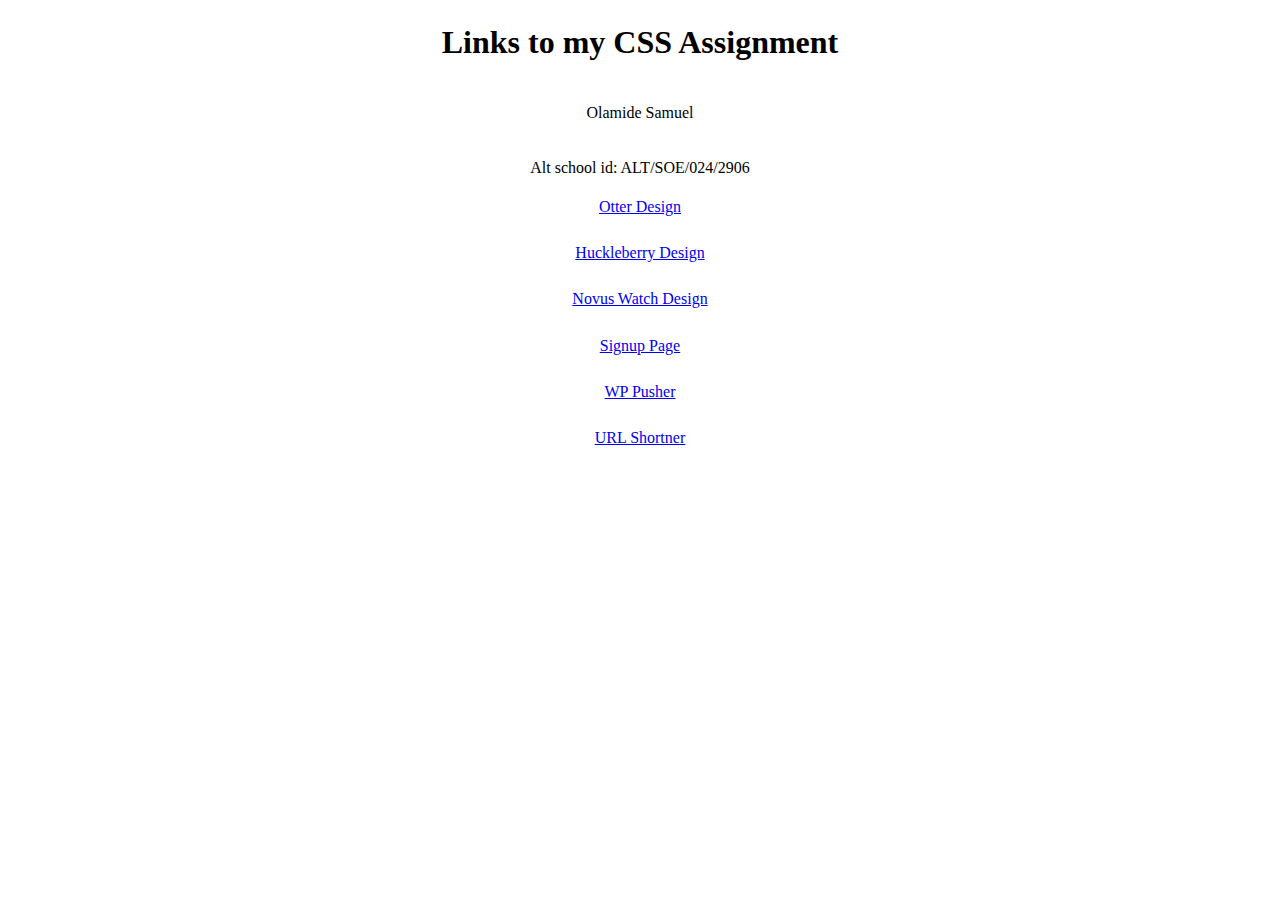
<file: index.html>
<!DOCTYPE html>
<html lang="en">
<head>
    <meta charset="UTF-8">
    <meta name="viewport" content="width=device-width, initial-scale=1.0">
    <title>My CSS Assignments</title>

    <style>
         body {
            margin: 0;
            min-height: 50vh; 
            display: grid;
            place-items: center;
            font-family: "Josefin Sans", serif;
            /* padding: 1rem; */
        }
    </style>
</head>

<h1>  Links to my CSS Assignment </h1>
<p  > Olamide Samuel</p>
<p> Alt school id:  ALT/SOE/024/2906 </p>
<body  >
    <a href="./otter.html">Otter Design</a><br/>
    <a href="./Huckleberry.html">Huckleberry Design</a><br/>
    <a href="./Novus.html">Novus Watch Design</a><br/>
    <a href="./Signup.html"> Signup Page</a><br/>
    <a href="./sample.html">WP Pusher</a><br/>
    <a href="./Scissors.html"> URL Shortner</a>
    
    


</body>
</html>
</file>
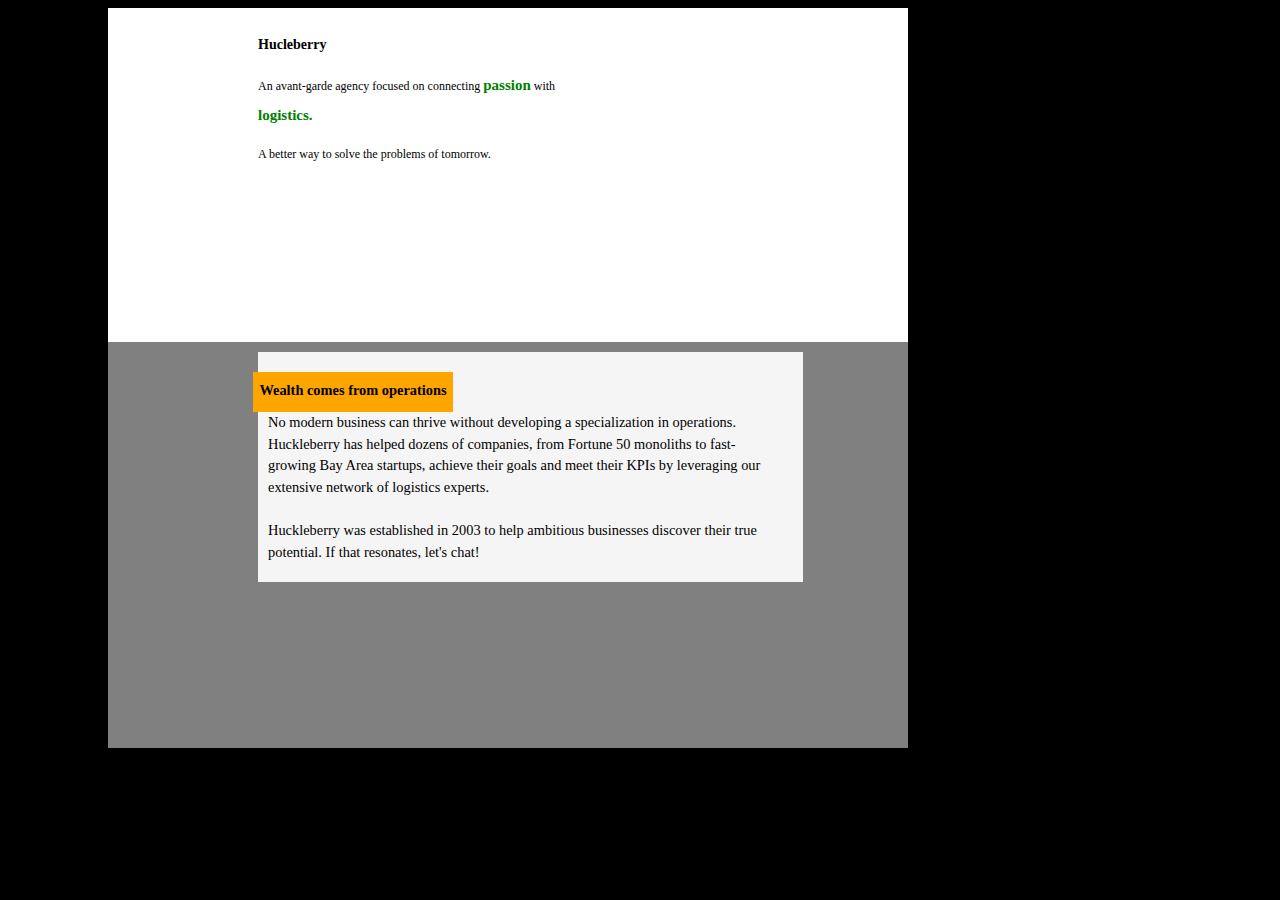
<file: Huckleberry.html>
<!DOCTYPE html>
<html lang="en">
<head>
    <meta charset="UTF-8">
    <meta name="viewport" content="width=device-width, initial-scale=1.0">
    <title>Huckleberry Design</title>
      <link href="./Huckleberry.css" rel="stylesheet">


</head>
<body>
    <div class="card" >
        <div class="card-body1">
            <h3>Hucleberry</h3>
            <p>
                An avant-garde agency focused on connecting <span>passion</span> with <span>logistics.</span></p>
              
                <p>A better way to solve the problems of tomorrow.</p>
        </div>
        
        <div class="card-body2">
          <div class="card-title">Wealth comes from operations</div>
            <div class="card-text">No modern business can thrive without developing a specialization in operations. 
                Huckleberry has helped dozens of companies, from Fortune 50 monoliths to 
                fast-growing Bay Area startups, achieve their goals and meet their KPIs by leveraging our 
                extensive network of logistics experts.
                <br>
                <br>
                Huckleberry was established in 2003 to help ambitious businesses discover their true 
                potential. If that resonates, let's chat!
            </div>
          </div>
        </div>
</body>
</html>
</file>
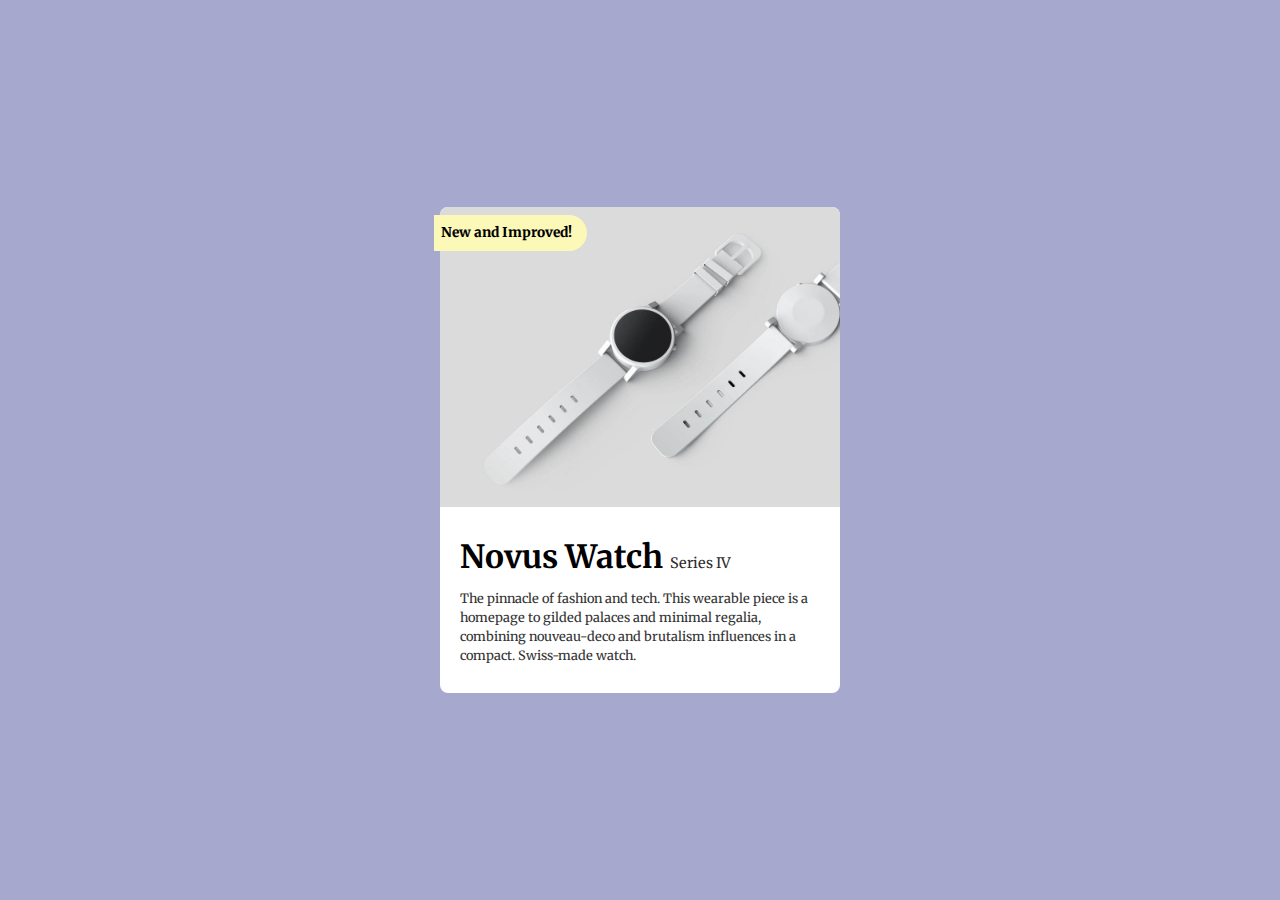
<file: Novus.html>
<!DOCTYPE html>
<html lang="en">

<head>
    <meta charset="UTF-8">
    <meta name="viewport" content="width=device-width, initial-scale=1.0">
    <title>Novus Watch</title>
    <link
        href="https://fonts.googleapis.com/css2?family=Merriweather:ital,wght@0,300;0,400;0,700;0,900;1,300;1,400;1,700;1,900&display=swap"
        rel="stylesheet">
    <link rel="stylesheet" href="./novus.css">
</head>

<body>
    <div class="watch-card">
        <div class="watch-card__content">

            <header class="banner">
                New and Improved!
            </header>

            <img
            src="./Novus.jpeg"
            alt="Novus Watch Series IV"
            class="watch-card__image"
            loading="lazy"
        >

            <article class="watch-card__article">
                <h1>Novus Watch <span class="watch-card__title-small">Series IV</span></h1>
                <p class="watch-card__description">
                    The pinnacle of fashion and tech. This wearable piece is a homepage to gilded palaces and minimal
                    regalia, combining nouveau-deco and brutalism influences in a compact. Swiss-made watch.
                </p>

            </article>
        </div>
    </div>
</body>

</html>
</file>
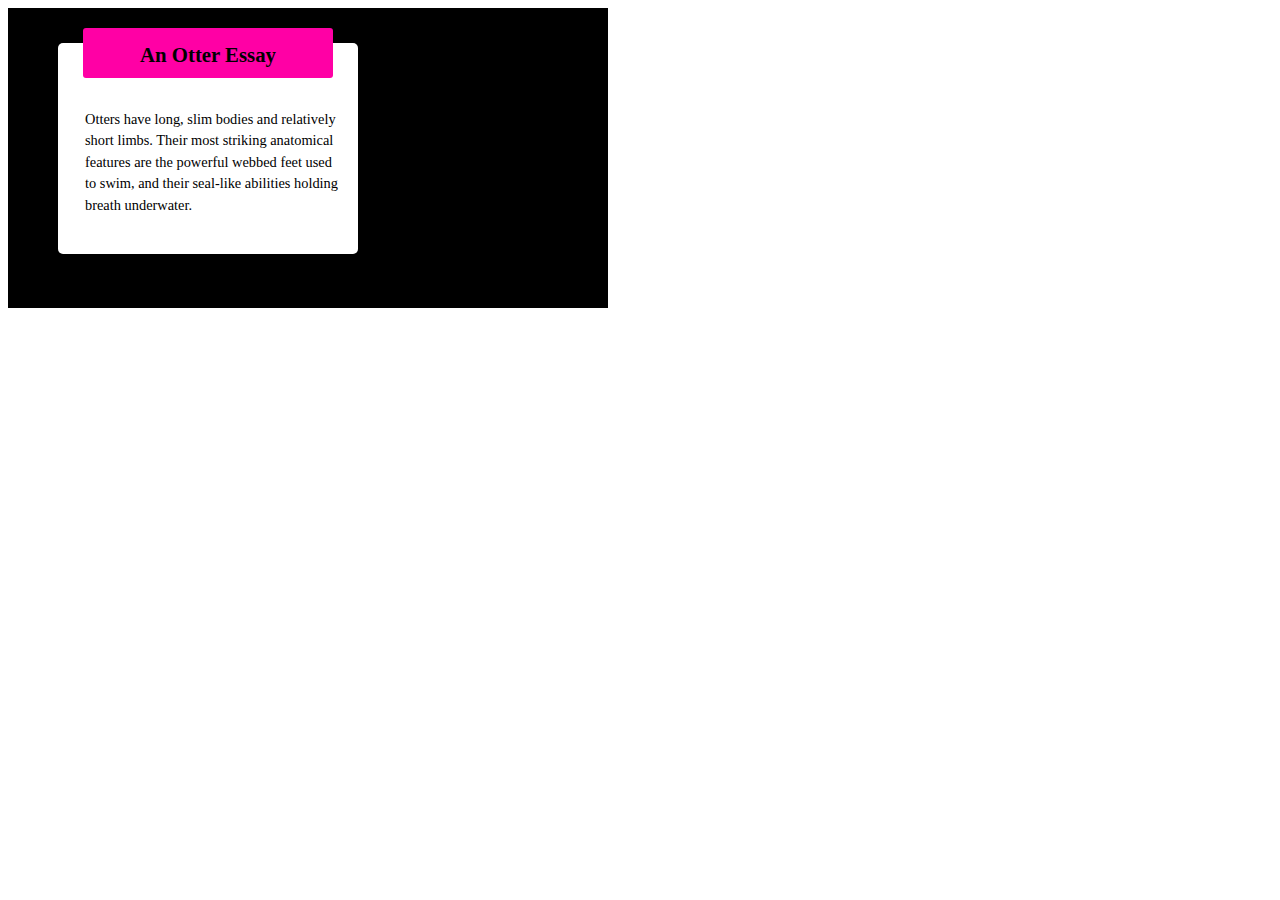
<file: otter.html>
<!DOCTYPE html>
<html lang="en">
<head>
    <meta charset="UTF-8">
    <meta name="viewport" content="width=device-width, initial-scale=1.0">
    <title>Otter Design</title>
    <link rel="stylesheet" href="./otter.css">
</head>
<body>
    <div>
        <div class="otter"> 
            <p>An Otter Essay</p>
        </div>
        <div class="Xters">
        <p>
            Otters have long, slim bodies and relatively short limbs.
            Their most striking anatomical features are the powerful webbed feet used to swim, and their seal-like abilities
            holding breath underwater.
        </p>
        </div>
    </div>
</body>
</html>
</file>
<file: Huckleberry.css>
@media (min-width: 768px) and (max-width: 1440px)  {

    body {
        background-color: black;
    }
    
    .card {
        background-color: white;
        height: 80vh;
        width: 800px;
        position: relative;
        margin-left: 100px;    
    }
    
    
    
    .card-body1 {
      height: 45%;
      padding-left: 150px;
      padding-right: 400px;
      padding-top: 10px;
      line-height: 1.2rem;
      text-wrap: wrap;
      font-size: 12px;
    }
    
    
    span {
    color: green;
    font-family: Lato;
    font-size: 12px;
    font-weight: 800;
    line-height: 30px;
    text-align: left;
    }
    
    .card-body2 {
      height: 55%;
        background-color: grey;
        border-top: 10px solid grey;
        color: white;            
    }
    
    .card-title {
      height: 30px;
      width: 200px;
      background-color: orange;
      color: black;
      font-weight: bolder;
      font-size: 13px;
      text-align: center;
      position: absolute;
      padding-top: 10px;
      margin-left: 145px;
      margin-top: 5px;
      z-index: 1;
    }
    
    .card-text {
      background-color: whitesmoke;
      position: relative;
      height: 140px;
      width: 500px;
      margin-left: 150px;
      padding-top: 60px;
      padding-left: 10px;
      padding-right: 35px;
      font-size: 13px;
      text-wrap: wrap;
      line-height: 1.5;
      color: black;
    }
    
    }
    
    
    
    @media (max-width: 768px) {
    
    
      body {
          background-color: black;
      }
      
      .card {
          background-color: white;
          height: 100vh;
          width: 100%;    
      }
      
      
      
      .card-body1 {
        height: 35%;
        font-size: 0.7rem;
        line-height: 1.2rem;
        padding-top: 35px;
        padding-inline-start: 10px;
        padding-inline-end: 250px;
        text-wrap: wrap;
        border-bottom: 3px solid lightgray;
      }
      
      h3 {
        font-size: 1.2rem;
    }
      span {
      color: green;
      font-family: Lato;
      font-size: 0.5rem;
      font-weight: 800;
      line-height: 1.5rem;
      }
      
      .card-body2 {
          width: 100%;
        height: 40%;
          background-color: grey;
          border-top: 10px solid grey;
          color: white;            
      }
      
      .card-title {
        height: 15px;
        width: 150px;
        background-color: orange;
        color: black;
        font-weight: bolder;
        font-size: 0.7rem;
        padding-inline-start: 10px;
        position: absolute;
        padding-top: 5px;
        margin-top: 25px;
        border-bottom: 3px solid grey;
        z-index: 1;
      }
      
      .card-text {
        background-color: whitesmoke;
        position: relative;
        height: 60%;
        width: auto;
        font-size: 0.7rem;
        text-wrap: wrap;
        line-height: 1.5;
        color: black;
        margin-top: 20px;
        padding-top: 35px;
        padding-inline-start: 10px;
        padding-inline-end: 10px;
        border-bottom: 3px solid lightgray;
      }
      
      }
      
    @media (min-width: 1024px) {
    
    
      body {
        background-color: black;
    }
    
    .card {
        background-color: white;
        height: 80vh;
        width: 800px;
        position: relative;
        margin-left: 100px;
        
    }
    
    
    
    .card-body1 {
      height: 45%;
      padding-left: 150px;
      padding-right: 350px;
      padding-top: 10px;
      line-height: 1.5rem;
      text-wrap: wrap;
    }
    
    
    span {
    color: green;
    font-family: Lato;
    font-size: 15px;
    font-weight: 800;
    line-height: 30px;
    text-align: left;
    text-underline-position: from-font;
    text-decoration-skip-ink: none;
    }
    
    .card-body2 {
      height: 55%;
        background-color: grey;
        border-top: 10px solid grey;
        color: white;            
    }
    
    .card-title {
      height: 30px;
      width: 200px;
      background-color: orange;
      color: black;
      font-weight: bolder;
      font-size: 0.9rem;
      text-align: center;
      position: absolute;
      padding-top: 10px;
      margin-left: 145px;
      margin-top: 20px;
      z-index: 1;
    }
    
    .card-text {
      background-color: whitesmoke;
      position: relative;
      height: 170px;
      width: 500px;
      margin-left: 150px;
      padding-top: 60px;
      padding-left: 10px;
      font-size: 0.9rem;
      text-wrap: wrap;
      line-height: 1.5;
      color: black;
    }
    
    }
</file>
<file: novus.css>
*,
*::before,
*::after {
  box-sizing: border-box;
  margin: 0;
}

body {
  min-height: 100vh;
  display: grid;
  place-items: center;
  line-height: 1.5;
  background-color: #a7a8cd;
  font-family: "Merriweather", serif;
  padding: 0.8rem;
}

/* Main Container */
.watch-card {
  width: 100%;
  max-width: 400px;
  border-radius: 8px;
  background-color: #fff;
}

.watch-card__content {
  position: relative;
  width: 100%;
}

/* Small banner at the top left corner */
.banner {
  position: absolute;
  top: 8px;
  left: -6px;
  font-size: 0.85rem;
  font-weight: 800;
  padding: 8px 15px 8px 7px;
  border-radius: 0 20px 20px 0;
  background-color: #fcf8b8;
}

.watch-card__image {
  width: 100%;
  height: auto;
  border-radius: 8px 8px 0 0;
}

.watch-card__article {
  padding: 1.25rem;
}

.watch-card__title {
  font-size: clamp(1.25rem, 5vw, 1.5rem);
  margin-bottom: 0.5rem;
}

.watch-card__title-small {
  color: #8d8c8c;
  font-weight: 400;
  font-size: clamp(0.8rem, 3vw, 0.9rem);
}


.watch-card__description {
  font-size: clamp(0.75rem, 3.5vw, 0.8rem);
  color: #333;
  padding: 0.5rem 0;
}

/* fainty title beside "Novus watch" */
.watch-card__title-small {
  color: #2d2c2c;
  font-weight: 400;
  font-size: 0.9rem;
}
</file>
<file: otter.css>
.otter {
    background-color: #ff00a5;
    text-align: center;
    height: 50px;
    width: 250px;
    margin-top: 20px;
    margin-left: 75px;
    position: absolute;
    z-index: 1;
    border-radius: 3px;
}



.Xters {
    background-color: white;
    width: 300px;
    height: 160px;
    position: absolute;
    margin-top: 35px;
    margin-left: 50px;
    padding-top: 4%;
    border-radius: 5px;
}

.Xters p {
    padding-left: 9%;
    padding-right: 6%; 
    line-height: 1.5;
    font-size: 0.9rem;
}

.otter p {
    font-weight: bold;
    font-size: 1.3rem;
    text-align: center;
    margin-top: 15px;
    font-family: 'Georgia', serif;
}


div {
    background-color: black;
    height: 300px;
    width: 600px
}
</file>
